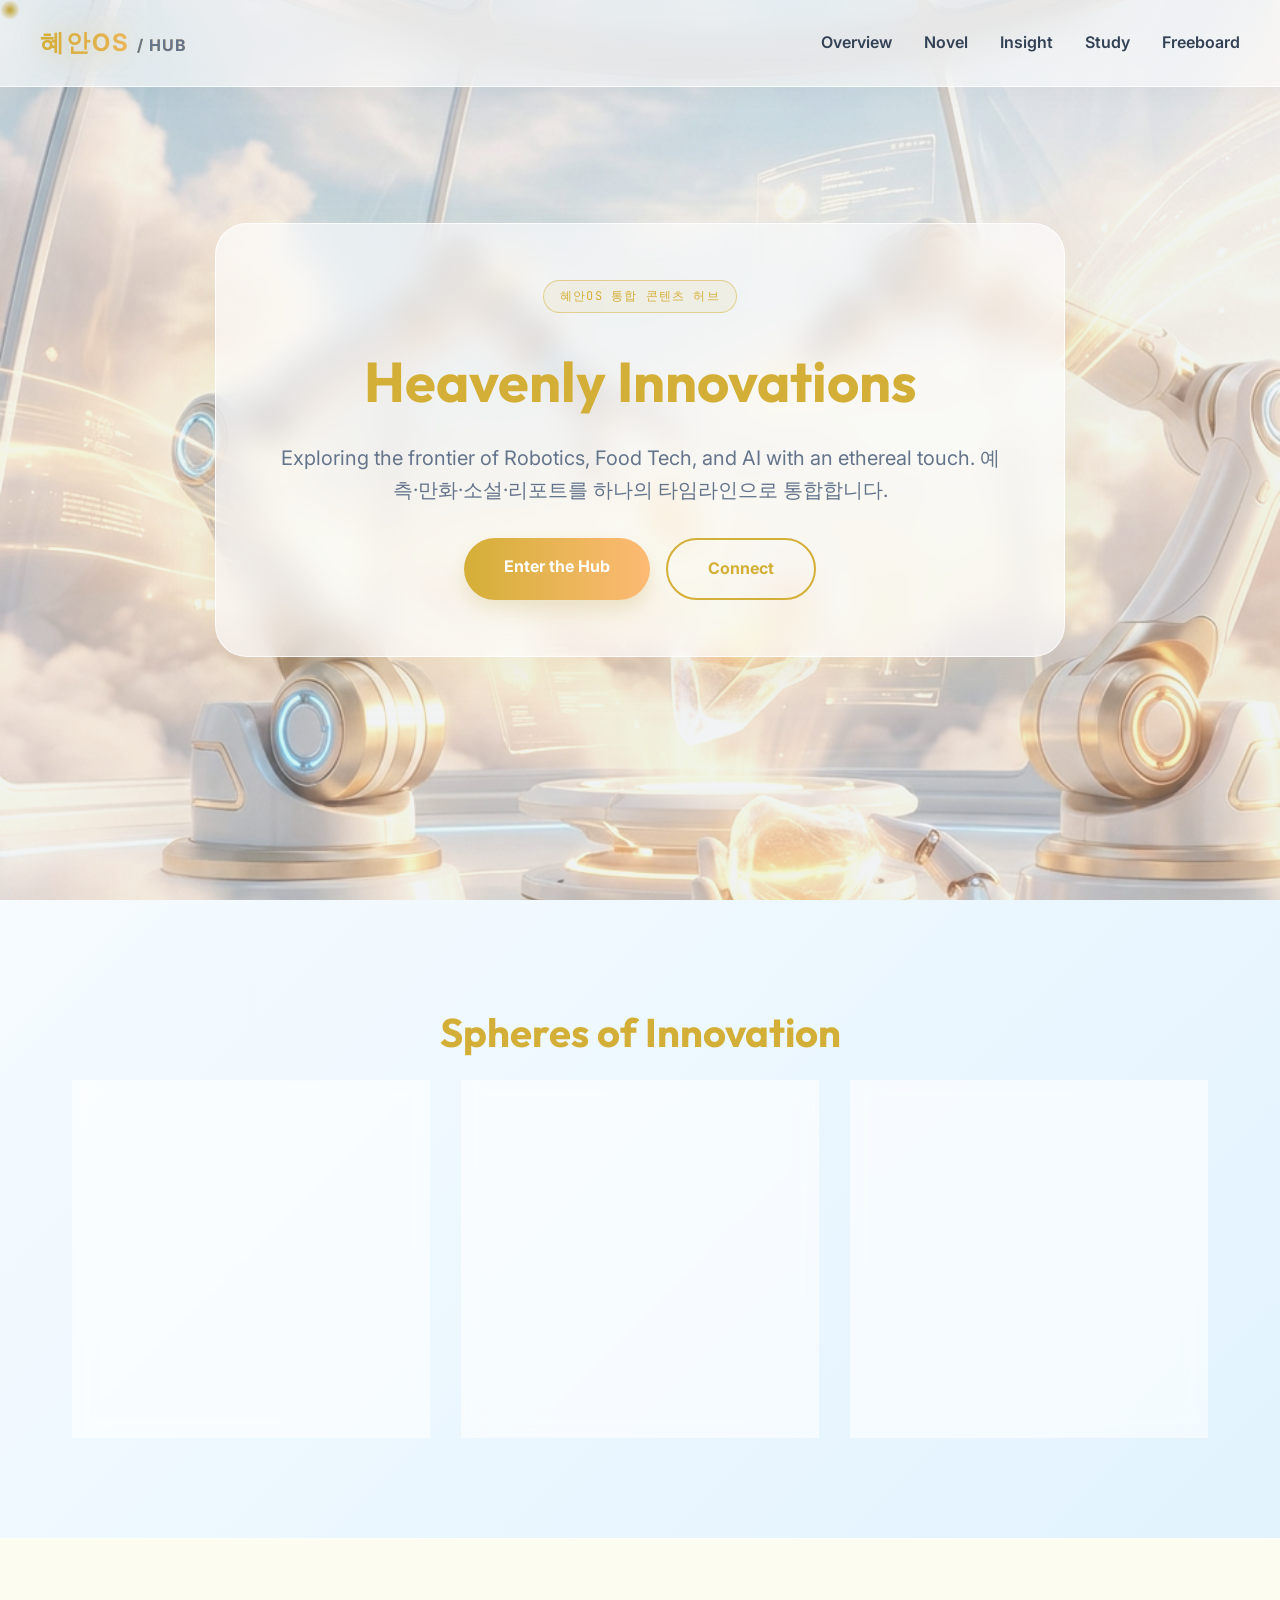
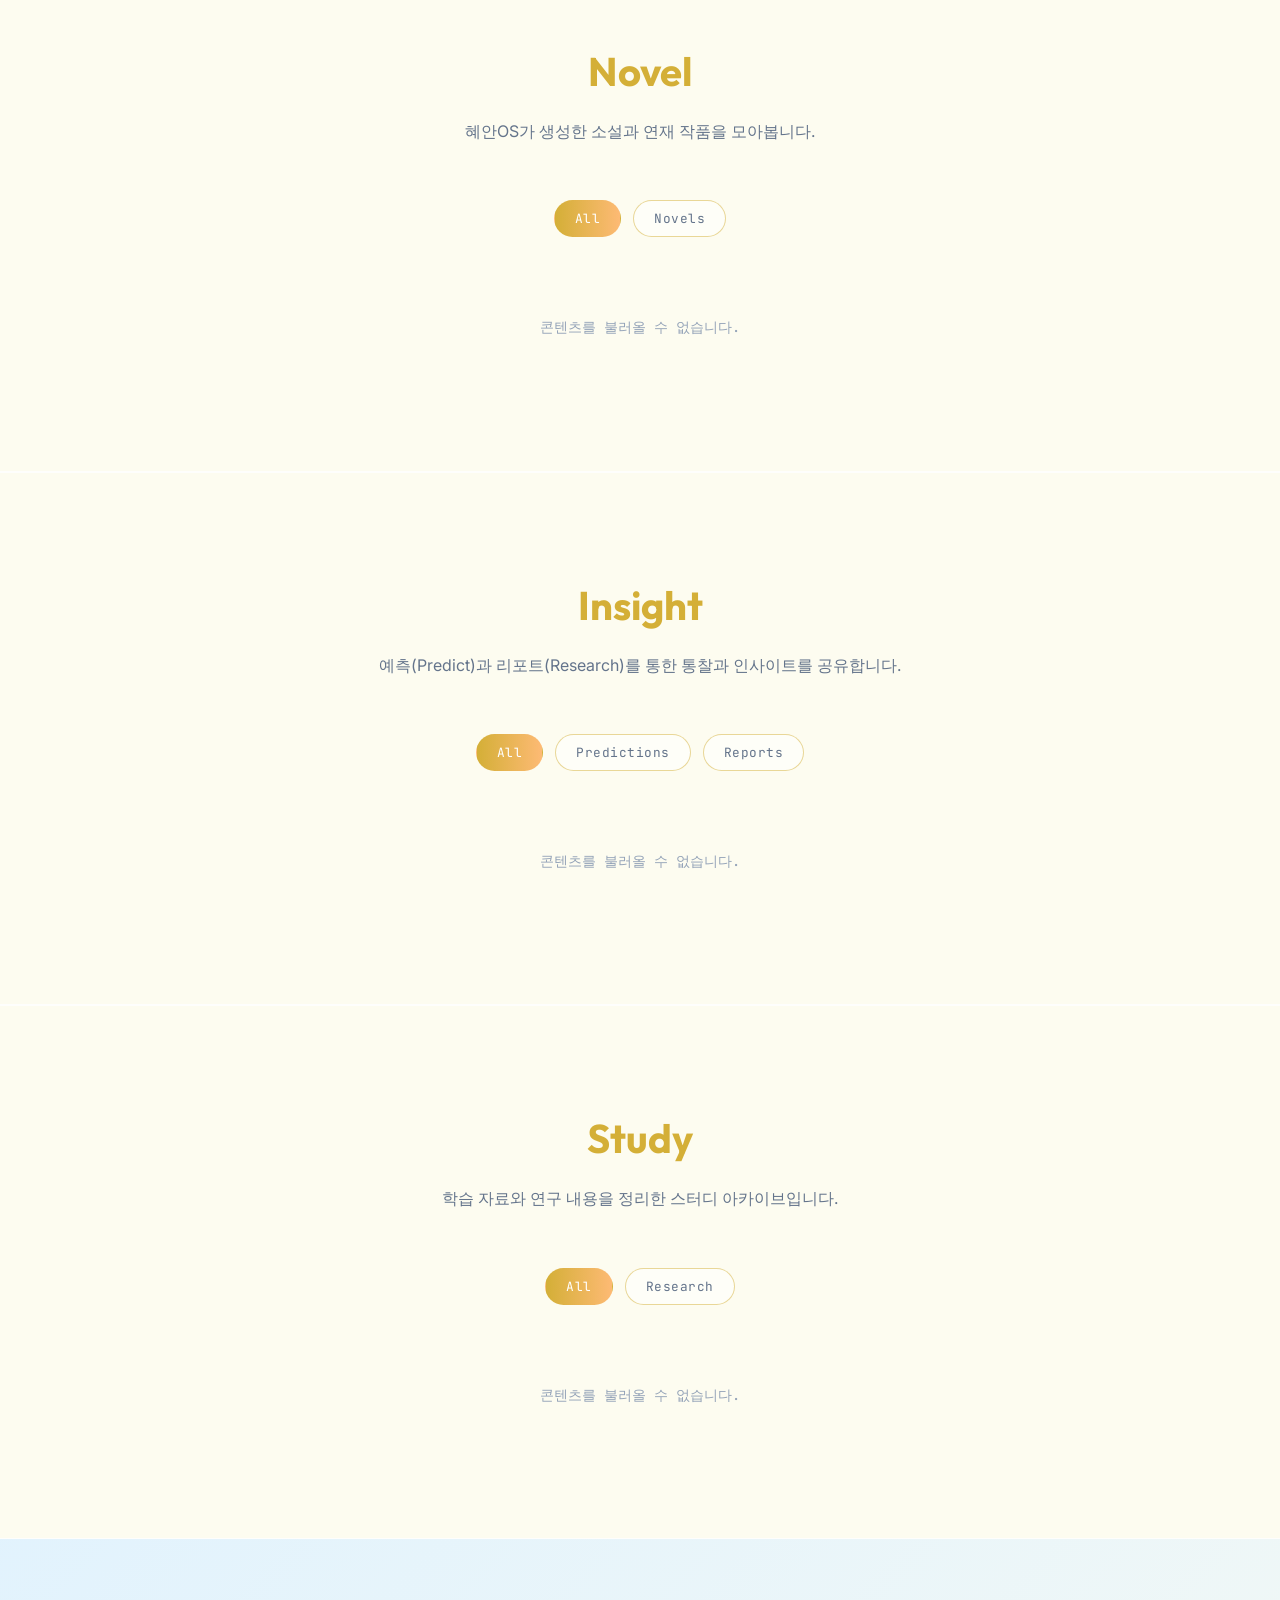
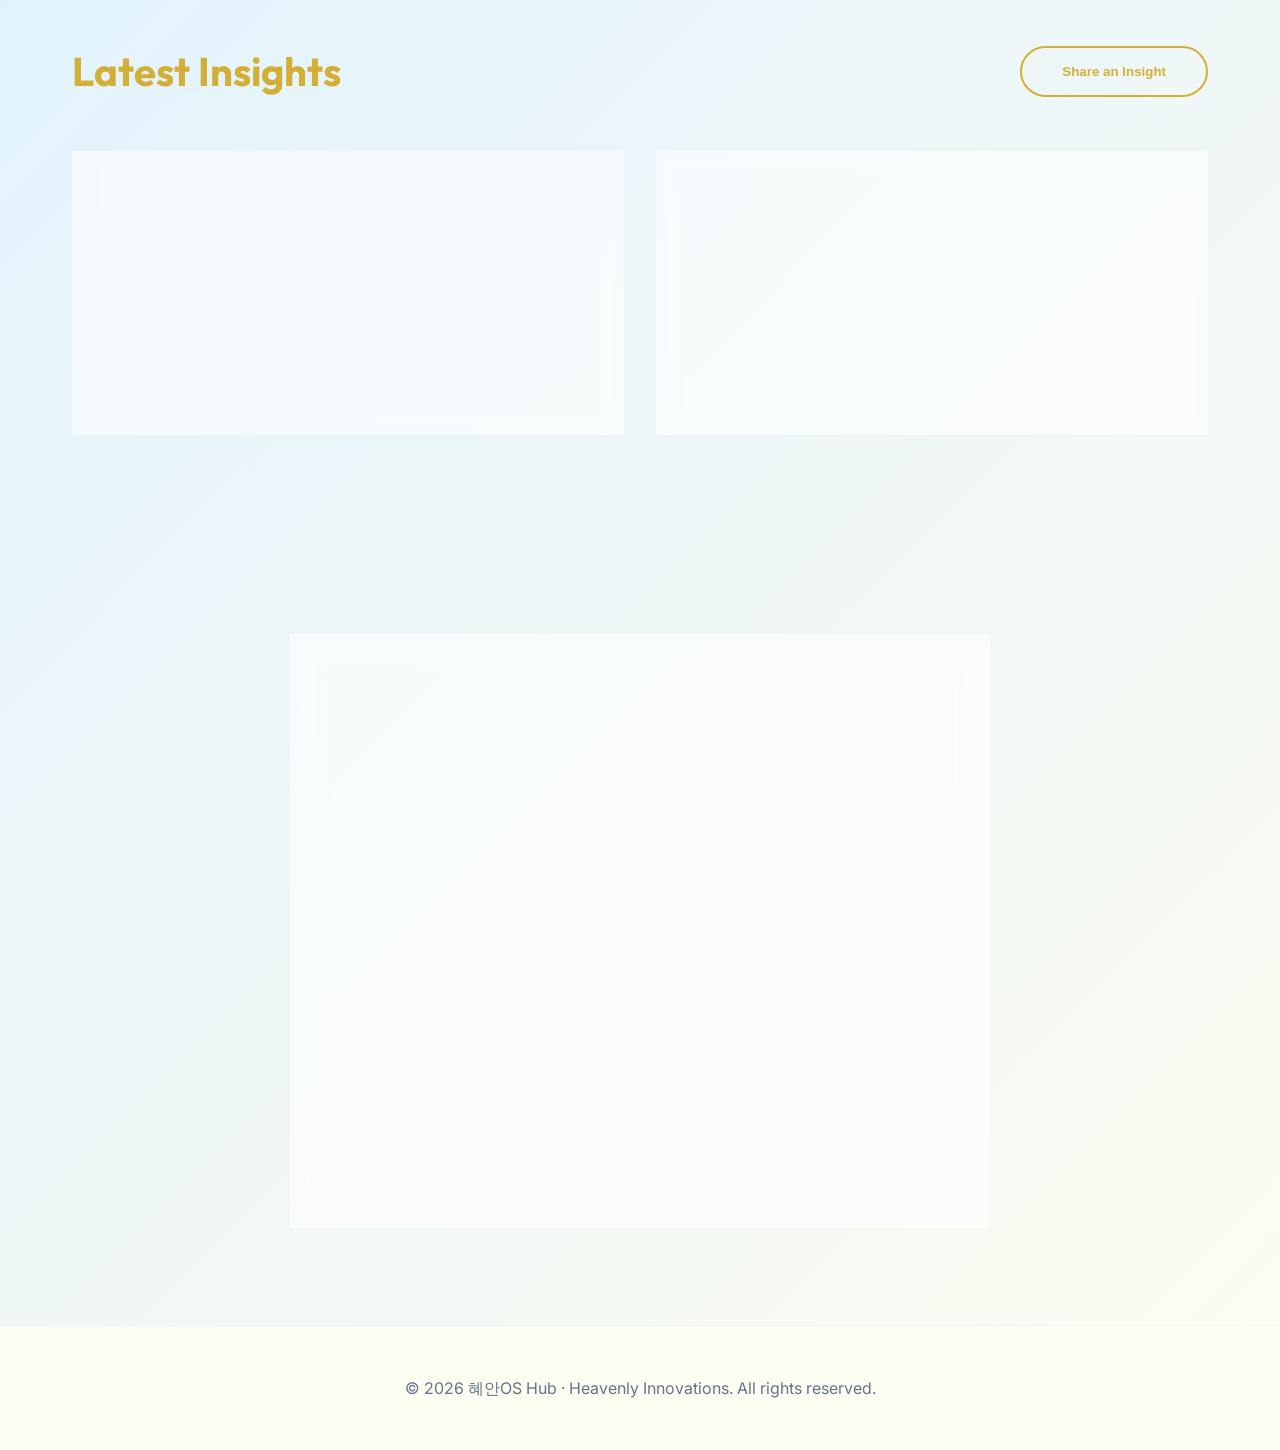
<file: index.html>
<!DOCTYPE html>
<html lang="ko">

<head>
    <meta charset="UTF-8">
    <meta name="viewport" content="width=device-width, initial-scale=1.0">
    <title>혜안OS · Heavenly Innovations Hub</title>
    <meta name="description" content="혜안OS 기반 통합 콘텐츠 허브 — 예측, 만화, 소설, 리포트를 하나의 타임라인으로.">
    <link rel="stylesheet" href="styles.css">
    <link rel="preconnect" href="https://fonts.googleapis.com">
    <link rel="preconnect" href="https://fonts.gstatic.com" crossorigin>
    <link
        href="https://fonts.googleapis.com/css2?family=Inter:wght@300;400;600;700&family=Outfit:wght@400;700&family=JetBrains+Mono:wght@400;600&display=swap"
        rel="stylesheet">
</head>

<body>
    <div class="cursor-glow" id="cursor-glow"></div>

    <header id="main-header">
        <nav>
            <div class="logo">혜안OS <span class="logo-dim">/ HUB</span></div>
            <ul>
                <li><a href="#hero">Overview</a></li>
                <li><a href="#novel">Novel</a></li>
                <li><a href="#insight">Insight</a></li>
                <li><a href="#study">Study</a></li>
                <li><a href="#freeboard">Freeboard</a></li>
            </ul>
        </nav>
    </header>

    <main>
        <section id="hero" class="hero-section">
            <div class="hero-bg-container">
                <img src="hero-bg.png" alt="Heavenly Tech Lab" class="hero-bg-image" id="hero-image">
            </div>
            <div class="hero-content">
                <span class="hero-eyebrow">혜안OS 통합 콘텐츠 허브</span>
                <h1 id="hero-title">Heavenly Innovations</h1>
                <p id="hero-subtitle">Exploring the frontier of Robotics, Food Tech, and AI with an ethereal touch.
                    예측·만화·소설·리포트를 하나의 타임라인으로 통합합니다.</p>
                <div class="cta-group">
                    <a href="#hub" class="btn primary">Enter the Hub</a>
                    <a href="#contact" class="btn secondary">Connect</a>
                </div>
            </div>
        </section>
        <section id="spheres" class="vision-section">
            <div class="container">
                <h2 class="section-title">Spheres of Innovation</h2>
                <div class="vision-grid">
                    <div class="vision-card c-robotics">
                        <div class="icon">🤖</div>
                        <h3>Celestial Robotics</h3>
                        <p>Automation with a gentle, precise touch. Building the hands that will safely shape our
                            future.</p>
                    </div>
                    <div class="vision-card c-food">
                        <div class="icon">🥗</div>
                        <h3>Vital Alchemy</h3>
                        <p>Revolutionizing food tech and material science. Synthesizing nature's purity through advanced
                            engineering.</p>
                    </div>
                    <div class="vision-card c-ai">
                        <div class="icon">🧠</div>
                        <h3>Ethereal Intelligence</h3>
                        <p>AI that transcends mere data. Intelligent systems integrated seamlessly into the warmth of
                            daily life.</p>
                    </div>
                </div>
            </div>
        </section>

        <section id="novel" class="hub-section">
            <div class="container">
                <h2 class="section-title">Novel</h2>
                <p class="section-subtitle">혜안OS가 생성한 소설과 연재 작품을 모아봅니다.</p>
                <div class="hub-filters" id="hub-filters-novel">
                    <button class="hub-filter active" data-filter="all" data-section="novel">All</button>
                    <button class="hub-filter" data-filter="novel" data-section="novel">Novels</button>
                </div>
                <div class="hub-grid" id="hub-grid-novel"></div>
            </div>
        </section>

        <section id="insight" class="hub-section">
            <div class="container">
                <h2 class="section-title">Insight</h2>
                <p class="section-subtitle">예측(Predict)과 리포트(Research)를 통한 통찰과 인사이트를 공유합니다.</p>
                <div class="hub-filters" id="hub-filters-insight">
                    <button class="hub-filter active" data-filter="all" data-section="insight">All</button>
                    <button class="hub-filter" data-filter="predict" data-section="insight">Predictions</button>
                    <button class="hub-filter" data-filter="research" data-section="insight">Reports</button>
                </div>
                <div class="hub-grid" id="hub-grid-insight"></div>
            </div>
        </section>

        <section id="study" class="hub-section">
            <div class="container">
                <h2 class="section-title">Study</h2>
                <p class="section-subtitle">학습 자료와 연구 내용을 정리한 스터디 아카이브입니다.</p>
                <div class="hub-filters" id="hub-filters-study">
                    <button class="hub-filter active" data-filter="all" data-section="study">All</button>
                    <button class="hub-filter" data-filter="research" data-section="study">Research</button>
                </div>
                <div class="hub-grid" id="hub-grid-study"></div>
            </div>
        </section>

        <section id="freeboard" class="idea-archive">
            <div class="container">
                <div class="archive-header">
                    <h2 class="section-title">Latest Insights</h2>
                    <button id="open-form-btn" class="btn secondary">Share an Insight</button>
                </div>

                <!-- Post Submission Form -->
                <div id="post-form-container" class="form-overlay hidden">
                    <div class="post-form-card">
                        <button id="close-form-btn" class="close-btn">&times;</button>
                        <h3>Share Your Insight</h3>
                        <form id="insight-form">
                            <input type="text" id="post-title" placeholder="Title" required>
                            <select id="post-category">
                                <option value="Robotics">Robotics</option>
                                <option value="Food Tech">Food Tech</option>
                                <option value="AI">AI</option>
                            </select>
                            <textarea id="post-content" placeholder="Ethereal thoughts and technical notes..." rows="6"
                                required></textarea>
                            <button type="submit" class="btn primary">Publish Insight</button>
                        </form>
                    </div>
                </div>

                <div class="archive-list" id="insight-archive">
                    <!-- Dynamic posts will be rendered here -->
                </div>
            </div>
        </section>

        <section id="contact" class="contact-section">
            <div class="container">
                <div class="contact-card">
                    <h2>Innovate with Us</h2>
                    <p>Have a vision for robotics, food tech, or AI? Let's start a professional conversation.</p>
                    <form id="contact-form">
                        <input type="text" placeholder="Your Name" required>
                        <input type="email" placeholder="Your Email" required>
                        <textarea placeholder="Your Message" rows="4" required></textarea>
                        <button type="submit" class="btn primary">Send Message</button>
                    </form>
                </div>
            </div>
        </section>
    </main>

    <footer id="main-footer">
        <p>&copy; 2026 혜안OS Hub · Heavenly Innovations. All rights reserved.</p>
    </footer>

    <script src="script.js"></script>
</body>

</html>
</file>
<file: styles.css>
:root {
    --primary-color: #D4AF37;
    /* Metallic Gold */
    --secondary-color: #FDBA74;
    /* Peach/Amber */
    --accent-color: #10B981;
    /* Sage green */
    --accent-robotics: #0EA5E9;
    /* Sky blue */
    --accent-ai: #8B5CF6;
    /* Violet */
    --bg-heavenly: linear-gradient(135deg, #FFFFFF 0%, #E0F2FE 50%, #FDFCF0 100%);
    --bg-warm: #FDFCF0;
    --text-dark: #334155;
    --text-soft: #64748b;
    --text-faint: #94a3b8;
    --glass-bg: rgba(255, 255, 255, 0.6);
    --glass-bg-strong: rgba(255, 255, 255, 0.75);
    --glass-border: rgba(255, 255, 255, 0.8);
    --glass-border-hover: rgba(212, 175, 55, 0.5);
    --glow: 0 0 30px rgba(212, 175, 55, 0.4);
    --font-display: 'Outfit', sans-serif;
    --font-body: 'Inter', sans-serif;
    --font-mono: 'JetBrains Mono', ui-monospace, monospace;
    --ease-out-expo: cubic-bezier(0.19, 1, 0.22, 1);
}

* {
    margin: 0;
    padding: 0;
    box-sizing: border-box;
}

html {
    scroll-behavior: smooth;
}

body {
    font-family: var(--font-body);
    background: var(--bg-heavenly);
    color: var(--text-dark);
    line-height: 1.6;
    overflow-x: hidden;
    cursor: none;
}

@media (hover: none), (pointer: coarse) {
    body {
        cursor: auto;
    }

    .cursor-glow {
        display: none;
    }
}

@media (prefers-reduced-motion: reduce) {

    *,
    *::before,
    *::after {
        animation-duration: 0.001ms !important;
        animation-iteration-count: 1 !important;
        transition-duration: 0.001ms !important;
        scroll-behavior: auto !important;
    }
}

h1,
h2,
h3 {
    font-family: var(--font-display);
}

/* Custom Cursor */
.cursor-glow {
    position: fixed;
    width: 20px;
    height: 20px;
    background: radial-gradient(circle, var(--primary-color) 0%, transparent 70%);
    border-radius: 50%;
    pointer-events: none;
    z-index: 9999;
    mix-blend-mode: multiply;
    transition: transform 0.1s ease-out;
}

header {
    position: fixed;
    top: 0;
    width: 100%;
    padding: 1.5rem 2rem;
    background: var(--glass-bg);
    backdrop-filter: blur(20px);
    z-index: 1000;
    border-bottom: 1px solid var(--glass-border);
    box-shadow: 0 4px 30px rgba(0, 0, 0, 0.03);
}

nav {
    display: flex;
    justify-content: space-between;
    align-items: center;
    max-width: 1200px;
    margin: 0 auto;
}

.logo {
    font-size: 1.5rem;
    font-weight: 700;
    letter-spacing: 2px;
    background: linear-gradient(to right, var(--primary-color), var(--secondary-color));
    -webkit-background-clip: text;
    -webkit-text-fill-color: transparent;
    text-shadow: var(--glow);
}

.logo .logo-dim {
    -webkit-text-fill-color: var(--text-soft);
    background: none;
    text-shadow: none;
    font-size: 1rem;
    letter-spacing: 1px;
}

nav ul {
    display: flex;
    list-style: none;
    gap: 2rem;
}

nav ul li a {
    color: var(--text-dark);
    text-decoration: none;
    font-weight: 600;
    transition: color 0.3s;
}

nav ul li a:hover {
    color: var(--primary-color);
}

.hero-section {
    height: 100vh;
    display: flex;
    align-items: center;
    justify-content: center;
    position: relative;
    overflow: hidden;
    padding-top: 80px;
}

.hero-bg-container {
    position: absolute;
    top: 0;
    left: 0;
    width: 100%;
    height: 100%;
    z-index: -1;
    overflow: hidden;
}

.hero-bg-image {
    width: 110%;
    height: 110%;
    object-fit: cover;
    filter: brightness(1.1) contrast(0.9);
    transition: transform 0.1s ease-out;
    /* Parallax */
    opacity: 0.8;
}

.hero-content {
    text-align: center;
    background: var(--glass-bg);
    padding: 3.5rem;
    border-radius: 32px;
    border: 1px solid var(--glass-border);
    backdrop-filter: blur(15px);
    box-shadow: 0 20px 50px rgba(212, 175, 55, 0.1);
    max-width: 850px;
    animation: etherealFloat 6s ease-in-out infinite, fadeInUp 1s ease-out;
}

@keyframes etherealFloat {

    0%,
    100% {
        transform: translateY(0);
    }

    50% {
        transform: translateY(-10px);
    }
}

.hero-eyebrow {
    display: inline-block;
    font-family: var(--font-mono);
    font-size: 0.75rem;
    letter-spacing: 0.1em;
    text-transform: uppercase;
    color: var(--primary-color);
    border: 1px solid var(--glass-border-hover);
    background: rgba(212, 175, 55, 0.08);
    padding: 0.35rem 1rem;
    border-radius: 999px;
    margin-bottom: 1.5rem;
}

.hero-content h1 {
    font-size: 3.5rem;
    margin-bottom: 1rem;
    color: var(--primary-color);
}

.hero-content p {
    font-size: 1.25rem;
    color: var(--text-soft);
    margin-bottom: 2rem;
}

.cta-group {
    display: flex;
    gap: 1rem;
    justify-content: center;
    flex-wrap: wrap;
}

.btn {
    padding: 1rem 2.5rem;
    border-radius: 50px;
    text-decoration: none;
    font-weight: 700;
    transition: all 0.3s cubic-bezier(0.175, 0.885, 0.32, 1.275);
    cursor: inherit;
    border: none;
}

.btn.primary {
    background: linear-gradient(to right, var(--primary-color), var(--secondary-color));
    color: white;
    box-shadow: 0 10px 20px rgba(180, 150, 50, 0.2);
}

.btn.secondary {
    border: 2px solid var(--primary-color);
    color: var(--primary-color);
    background: transparent;
}

.btn:hover {
    transform: translateY(-5px) scale(1.05);
    box-shadow: 0 15px 30px rgba(0, 0, 0, 0.1);
}

@keyframes fadeInUp {
    from {
        opacity: 0;
        transform: translateY(30px);
    }

    to {
        opacity: 1;
        transform: translateY(0);
    }
}

.container {
    max-width: 1200px;
    margin: 0 auto;
    padding: 0 2rem;
}

.section-title {
    font-size: 2.5rem;
    text-align: center;
    margin-bottom: 1rem;
    color: var(--primary-color);
}

.section-subtitle {
    text-align: center;
    color: var(--text-soft);
    max-width: 640px;
    margin: 0 auto 3.5rem;
}

section {
    padding: 100px 0;
}

/* Vision Section */
.vision-grid {
    display: grid;
    grid-template-columns: repeat(auto-fit, minmax(300px, 1fr));
    gap: 2rem;
}

.vision-card {
    background: var(--glass-bg);
    padding: 3rem;
    border-radius: 20px;
    border: 1px solid var(--glass-border);
    border-top: 3px solid var(--card-accent, var(--primary-color));
    backdrop-filter: blur(10px);
    transition: all 0.4s ease;
    text-align: center;
}

.vision-card:hover {
    transform: translateY(-10px) rotateX(5deg);
    background: rgba(255, 255, 255, 0.6);
    box-shadow: 0 20px 40px rgba(212, 175, 55, 0.1);
}

.vision-card .icon {
    font-size: 3rem;
    margin-bottom: 1.5rem;
}

.vision-card h3 {
    font-size: 1.5rem;
    margin-bottom: 1rem;
    color: var(--secondary-color);
}

.vision-card p {
    color: var(--text-soft);
}

.vision-card.c-robotics {
    --card-accent: var(--accent-robotics);
}

.vision-card.c-food {
    --card-accent: var(--accent-color);
}

.vision-card.c-ai {
    --card-accent: var(--accent-ai);
}

/* Hub Preview (혜안OS 통합 피드) — 라이트/골드 테마에 맞춘 버전.
   자리표시 데이터. 백엔드 API 연동 후 script.js의 hubItems를 fetch로 교체 예정. */
.hub-section {
    background: var(--bg-warm);
    border-top: 1px solid var(--glass-border);
    border-bottom: 1px solid var(--glass-border);
}

.hub-filters {
    display: flex;
    gap: 0.75rem;
    justify-content: center;
    flex-wrap: wrap;
    margin-bottom: 3rem;
}

.hub-filter {
    font-family: var(--font-mono);
    font-size: 0.8rem;
    letter-spacing: 0.04em;
    padding: 0.55rem 1.25rem;
    border-radius: 999px;
    border: 1px solid var(--glass-border-hover);
    background: rgba(255, 255, 255, 0.5);
    color: var(--text-soft);
    cursor: inherit;
    transition: all 0.25s var(--ease-out-expo);
}

.hub-filter:hover {
    color: var(--text-dark);
    background: rgba(255, 255, 255, 0.85);
}

.hub-filter.active {
    color: white;
    background: linear-gradient(to right, var(--primary-color), var(--secondary-color));
    border-color: transparent;
}

.hub-grid {
    display: grid;
    grid-template-columns: repeat(auto-fit, minmax(300px, 1fr));
    gap: 1.5rem;
}

.hub-card {
    background: var(--glass-bg);
    border: 1px solid var(--glass-border);
    border-radius: 18px;
    padding: 1.75rem;
    display: flex;
    flex-direction: column;
    gap: 0.75rem;
    backdrop-filter: blur(10px);
    transition: all 0.3s var(--ease-out-expo);
}

.hub-card:hover {
    transform: translateY(-5px);
    box-shadow: 0 15px 30px rgba(212, 175, 55, 0.12);
}

.hub-card .hub-type {
    align-self: flex-start;
    font-family: var(--font-mono);
    font-size: 0.72rem;
    letter-spacing: 0.06em;
    text-transform: uppercase;
    padding: 0.25rem 0.7rem;
    border-radius: 999px;
}

.hub-type.predict {
    color: #0369a1;
    background: rgba(14, 165, 233, 0.12);
}

.hub-type.comic {
    color: #b45309;
    background: rgba(251, 191, 36, 0.18);
}

.hub-type.novel {
    color: #6d28d9;
    background: rgba(139, 92, 246, 0.14);
}

.hub-type.research {
    color: #047857;
    background: rgba(16, 185, 129, 0.14);
}

.hub-card h4 {
    font-family: var(--font-display);
    font-size: 1.1rem;
    color: var(--text-dark);
}

.hub-card p {
    color: var(--text-soft);
    font-size: 0.9rem;
    flex-grow: 1;
}

.hub-card .hub-meta {
    font-family: var(--font-mono);
    font-size: 0.75rem;
    color: var(--text-faint);
}

.hub-empty {
    text-align: center;
    color: var(--text-faint);
    padding: 2rem 0;
    font-family: var(--font-mono);
    font-size: 0.85rem;
}

/* Idea Archive Refinements */
.archive-header {
    display: flex;
    justify-content: space-between;
    align-items: center;
    margin-bottom: 3rem;
    flex-wrap: wrap;
    gap: 1rem;
}

.archive-header .section-title {
    margin-bottom: 0;
    text-align: left;
}

.archive-list {
    display: grid;
    grid-template-columns: repeat(auto-fit, minmax(350px, 1fr));
    gap: 2rem;
}

.archive-item {
    background: var(--glass-bg);
    padding: 2.5rem;
    border-radius: 20px;
    border: 1px solid var(--glass-border);
    backdrop-filter: blur(10px);
    transition: all 0.4s cubic-bezier(0.175, 0.885, 0.32, 1.275);
    display: flex;
    flex-direction: column;
}

.archive-item:hover {
    transform: translateY(-5px);
    box-shadow: 0 15px 30px rgba(212, 175, 55, 0.15);
    background: rgba(255, 255, 255, 0.8);
}

.archive-item .date-tag {
    display: flex;
    justify-content: space-between;
    margin-bottom: 1rem;
}

.archive-item .category {
    font-size: 0.8rem;
    padding: 0.3rem 0.8rem;
    background: var(--bg-heavenly);
    border-radius: 20px;
    color: var(--primary-color);
    font-weight: 700;
}

.archive-item .date {
    font-size: 0.9rem;
    color: var(--text-soft);
}

.archive-item h3 {
    font-size: 1.5rem;
    margin-bottom: 1rem;
    color: var(--text-dark);
}

.archive-item p {
    color: var(--text-soft);
    flex-grow: 1;
    margin-bottom: 1.5rem;
}

/* Contact Section */
.contact-card {
    background: var(--glass-bg);
    padding: 4rem;
    border-radius: 30px;
    border: 1px solid var(--glass-border);
    max-width: 700px;
    margin: 0 auto;
    text-align: center;
    backdrop-filter: blur(15px);
}

#contact-form {
    display: flex;
    flex-direction: column;
    gap: 1.5rem;
    margin-top: 2rem;
}

#contact-form input,
#contact-form textarea {
    padding: 1rem;
    border-radius: 12px;
    border: 1px solid var(--glass-border);
    background: rgba(255, 255, 255, 0.5);
    font-family: inherit;
    font-size: 1rem;
}

#contact-form input:focus,
#contact-form textarea:focus {
    outline: none;
    border-color: var(--primary-color);
    background: white;
}

/* Post Form Overlay */
.form-overlay {
    position: fixed;
    top: 0;
    left: 0;
    width: 100%;
    height: 100%;
    background: rgba(255, 255, 255, 0.4);
    backdrop-filter: blur(20px);
    z-index: 2000;
    display: flex;
    align-items: center;
    justify-content: center;
    opacity: 1;
    transition: opacity 0.4s ease;
}

.form-overlay.hidden {
    display: none;
    opacity: 0;
}

.post-form-card {
    background: white;
    padding: 4rem;
    border-radius: 40px;
    box-shadow: 0 40px 100px rgba(0, 0, 0, 0.1);
    width: 90%;
    max-width: 600px;
    position: relative;
    animation: formSlideUp 0.6s cubic-bezier(0.19, 1, 0.22, 1);
}

@keyframes formSlideUp {
    from {
        transform: translateY(50px);
        opacity: 0;
    }

    to {
        transform: translateY(0);
        opacity: 1;
    }
}

.close-btn {
    position: absolute;
    top: 2rem;
    right: 2rem;
    background: none;
    border: none;
    font-size: 2rem;
    cursor: pointer;
    color: var(--text-soft);
}

.post-form-card h3 {
    margin-bottom: 2rem;
    text-align: center;
    font-size: 2rem;
    color: var(--primary-color);
}

#insight-form {
    display: flex;
    flex-direction: column;
    gap: 1.5rem;
}

#insight-form input,
#insight-form select,
#insight-form textarea {
    padding: 1.2rem;
    border-radius: 15px;
    border: 1px solid #eee;
    background: #fdfdfd;
    font-family: inherit;
    font-size: 1rem;
    transition: all 0.3s;
}

#insight-form input:focus,
#insight-form select:focus,
#insight-form textarea:focus {
    outline: none;
    border-color: var(--primary-color);
    box-shadow: 0 0 15px rgba(212, 175, 55, 0.2);
}

footer {
    padding: 3rem;
    text-align: center;
    background: var(--bg-warm);
    border-top: 1px solid var(--glass-border);
    color: var(--text-soft);
}

/* Responsive */
@media (max-width: 720px) {
    nav ul {
        display: none;
    }

    .hero-content {
        padding: 2.25rem 1.5rem;
    }
}
</file>
